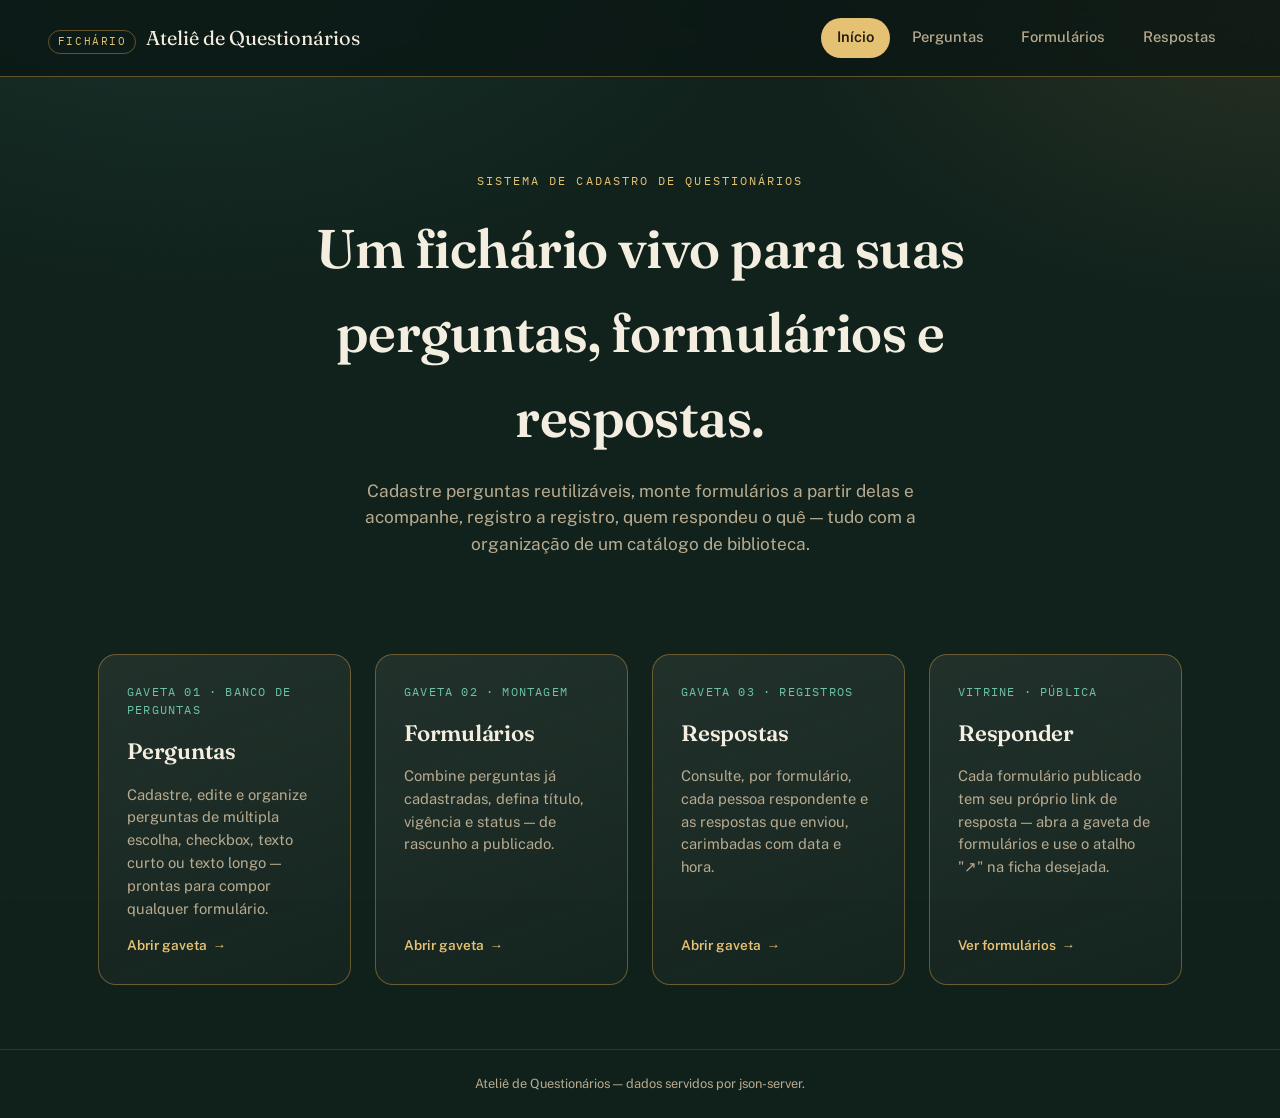
<file: HTML/index.html>
<!DOCTYPE html>
<html lang="pt-br">

<head>
    <meta charset="UTF-8">
    <meta name="viewport" content="width=device-width, initial-scale=1.0">
    <title>Ateliê de Questionários</title>
    <meta name="description"
        content="Sistema de cadastro e aplicação de questionários — banco de perguntas, montagem de formulários e coleta de respostas.">
    <link rel="stylesheet" href="../CSS/estilo.css">
</head>

<body>
    <a href="#conteudo-principal" class="pular-navegacao">Pular para o conteúdo principal</a>

    <div class="pagina">
        <header class="trilho-nav">
            <a href="index.html" class="trilho-nav__marca">
                <span class="trilho-nav__marca-selo">FICHÁRIO</span>
                <span class="trilho-nav__marca-titulo">Ateliê de Questionários</span>
            </a>
            <nav aria-label="Navegação principal">
                <ul class="trilho-nav__abas">
                    <li><a href="index.html" aria-current="page">Início</a></li>
                    <li><a href="perguntas.html">Perguntas</a></li>
                    <li><a href="formularios.html">Formulários</a></li>
                    <li><a href="respostas.html">Respostas</a></li>
                </ul>
            </nav>
        </header>

        <main id="conteudo-principal">
            <section class="hero">
                <span class="hero__eyebrow">Sistema de cadastro de questionários</span>
                <h1>Um fichário vivo para suas perguntas, formulários e respostas.</h1>
                <p>
                    Cadastre perguntas reutilizáveis, monte formulários a partir delas e acompanhe,
                    registro a registro, quem respondeu o quê — tudo com a organização de um
                    catálogo de biblioteca.
                </p>
            </section>

            <section aria-label="Áreas do sistema" class="grade-gavetas">
                <a class="gaveta" href="perguntas.html">
                    <span class="gaveta__numero">GAVETA 01 · BANCO DE PERGUNTAS</span>
                    <h2 class="gaveta__titulo">Perguntas</h2>
                    <p class="gaveta__texto">
                        Cadastre, edite e organize perguntas de múltipla escolha, checkbox, texto
                        curto ou texto longo — prontas para compor qualquer formulário.
                    </p>
                    <span class="gaveta__ir">Abrir gaveta <span aria-hidden="true">→</span></span>
                </a>

                <a class="gaveta" href="formularios.html">
                    <span class="gaveta__numero">GAVETA 02 · MONTAGEM</span>
                    <h2 class="gaveta__titulo">Formulários</h2>
                    <p class="gaveta__texto">
                        Combine perguntas já cadastradas, defina título, vigência e status —
                        de rascunho a publicado.
                    </p>
                    <span class="gaveta__ir">Abrir gaveta <span aria-hidden="true">→</span></span>
                </a>

                <a class="gaveta" href="respostas.html">
                    <span class="gaveta__numero">GAVETA 03 · REGISTROS</span>
                    <h2 class="gaveta__titulo">Respostas</h2>
                    <p class="gaveta__texto">
                        Consulte, por formulário, cada pessoa respondente e as respostas que
                        enviou, carimbadas com data e hora.
                    </p>
                    <span class="gaveta__ir">Abrir gaveta <span aria-hidden="true">→</span></span>
                </a>

                <a class="gaveta" href="formularios.html">
                    <span class="gaveta__numero">VITRINE · PÚBLICA</span>
                    <h2 class="gaveta__titulo">Responder</h2>
                    <p class="gaveta__texto">
                        Cada formulário publicado tem seu próprio link de resposta — abra a
                        gaveta de formulários e use o atalho "↗" na ficha desejada.
                    </p>
                    <span class="gaveta__ir">Ver formulários <span aria-hidden="true">→</span></span>
                </a>
            </section>
        </main>

        <footer class="rodape">
            Ateliê de Questionários — dados servidos por json-server.
        </footer>
    </div>
</body>

</html>
</file>
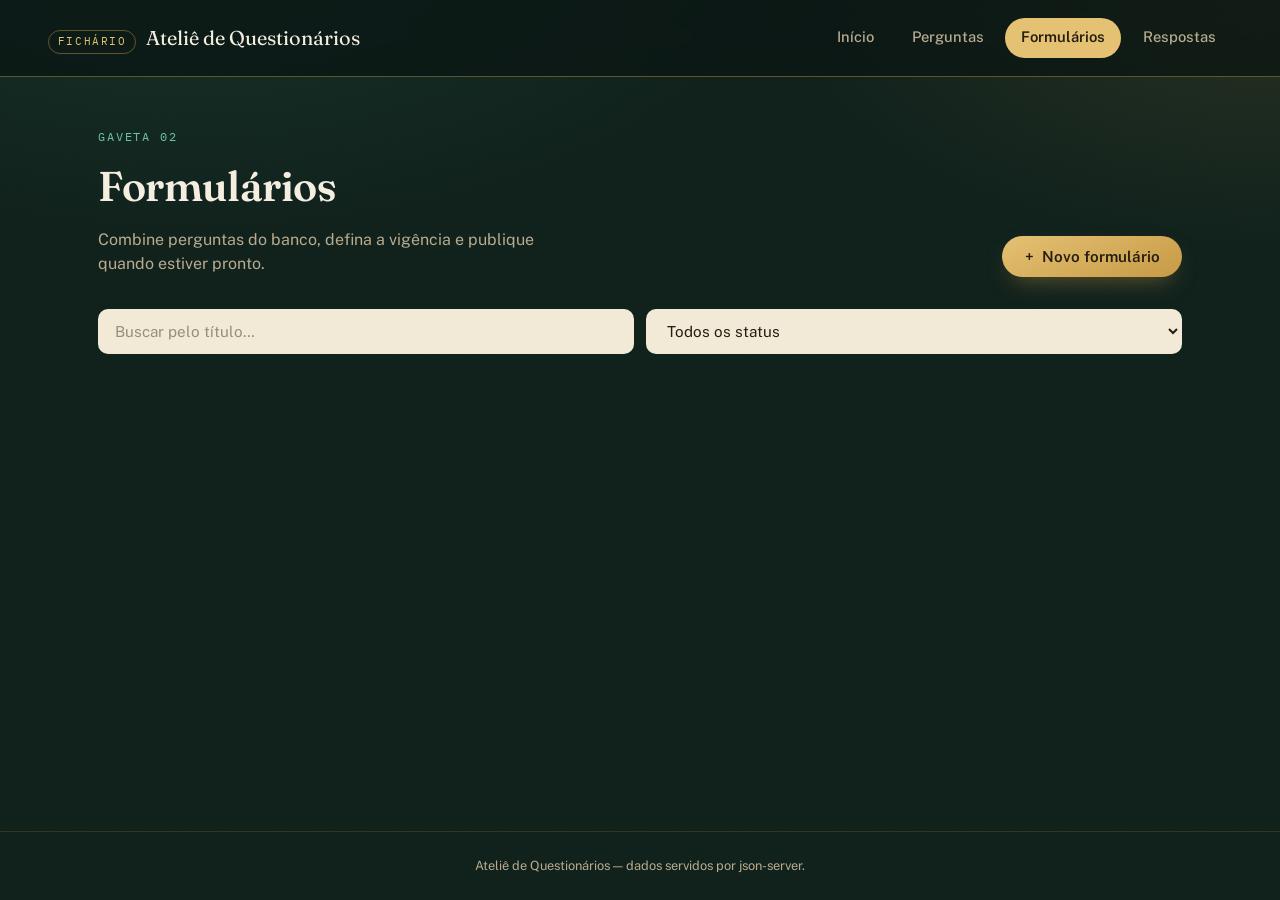
<file: HTML/formularios.html>
<!DOCTYPE html>
<html lang="pt-br">
<head>
  <meta charset="UTF-8">
  <meta name="viewport" content="width=device-width, initial-scale=1.0">
  <title>Formulários — Ateliê de Questionários</title>
  <meta name="description" content="Monte formulários a partir do banco de perguntas, defina vigência e status de publicação.">
  <link rel="stylesheet" href="../CSS/estilo.css">
</head>
<body>
  <a href="#conteudo-principal" class="pular-navegacao">Pular para o conteúdo principal</a>

  <div class="pagina">
    <header class="trilho-nav">
      <a href="index.html" class="trilho-nav__marca">
        <span class="trilho-nav__marca-selo">FICHÁRIO</span>
        <span class="trilho-nav__marca-titulo">Ateliê de Questionários</span>
      </a>
      <nav aria-label="Navegação principal">
        <ul class="trilho-nav__abas">
          <li><a href="index.html">Início</a></li>
          <li><a href="perguntas.html">Perguntas</a></li>
          <li><a href="formularios.html" aria-current="page">Formulários</a></li>
          <li><a href="respostas.html">Respostas</a></li>
        </ul>
      </nav>
    </header>

    <main id="conteudo-principal">
      <div class="cabecalho-secao">
        <div>
          <span class="cabecalho-secao__eyebrow">Gaveta 02</span>
          <h1>Formulários</h1>
          <p>Combine perguntas do banco, defina a vigência e publique quando estiver pronto.</p>
        </div>
        <button type="button" id="btn-novo-formulario" class="botao botao--primario">
          <span aria-hidden="true">+</span> Novo formulário
        </button>
      </div>

      <div class="barra-ferramentas">
        <label for="busca-formularios" class="sr-only">Buscar formulário pelo título</label>
        <input type="search" id="busca-formularios" name="busca-formularios" class="entrada" placeholder="Buscar pelo título…" autocomplete="off">

        <label for="filtro-formularios-status" class="sr-only">Filtrar por status</label>
        <select id="filtro-formularios-status" name="filtro-formularios-status" class="selecao">
          <option value="">Todos os status</option>
          <option value="rascunho">Rascunho</option>
          <option value="publicado">Publicado</option>
          <option value="encerrado">Encerrado</option>
        </select>
      </div>

      <!-- Container onde os cartões de formulário são renderizados dinamicamente por formularios.js -->
      <div id="lista-formularios" class="grade-fichas" aria-live="polite"></div>

      <div id="formularios-vazio" class="estado-vazio" hidden>
        <strong>Nenhum formulário encontrado</strong>
        <p>Ajuste a busca ou o filtro, ou monte um novo formulário.</p>
      </div>
    </main>

    <footer class="rodape">
      Ateliê de Questionários — dados servidos por json-server.
    </footer>
  </div>

  <!-- ==================== MODAL: CRIAR/EDITAR FORMULÁRIO ==================== -->
  <dialog id="modal-formulario" class="modal" aria-labelledby="modal-formulario-titulo">
    <form id="form-formulario" method="dialog" novalidate>
      <input type="hidden" id="formulario-id" name="formulario-id" value="">

      <div class="modal__cabecalho">
        <h2 class="modal__titulo" id="modal-formulario-titulo">Novo formulário</h2>
        <button type="button" id="btn-fechar-modal-formulario" class="modal__fechar" aria-label="Fechar formulário de montagem">✕</button>
      </div>

      <div class="modal__corpo">
        <div class="campo">
          <label class="campo__rotulo" for="formulario-titulo">
            Título <span class="campo__obrigatorio" aria-hidden="true">*</span>
          </label>
          <input type="text" id="formulario-titulo" name="formulario-titulo" class="entrada" required aria-required="true" placeholder="Ex.: Pesquisa de satisfação — Turma 7">
          <span class="campo__erro" id="erro-formulario-titulo"></span>
        </div>

        <div class="campo">
          <label class="campo__rotulo" for="formulario-descricao">Descrição</label>
          <textarea id="formulario-descricao" name="formulario-descricao" class="area-texto" rows="2" placeholder="Ex.: Avalie sua experiência com o nosso curso."></textarea>
          <span class="campo__ajuda">Campo opcional.</span>
        </div>

        <div class="campo">
          <label class="campo__rotulo" for="formulario-status-select">Status</label>
          <select id="formulario-status-select" name="formulario-status" class="selecao">
            <option value="rascunho">Rascunho — pode ser editado livremente</option>
            <option value="publicado">Publicado — visível na tela pública</option>
            <option value="encerrado">Encerrado — não recebe novas respostas</option>
          </select>
        </div>

        <fieldset class="campo-grupo">
          <legend>Vigência <span class="campo__ajuda">(opcional)</span></legend>
          <div class="campo">
            <label class="campo__rotulo" for="formulario-data-inicio">Início</label>
            <input type="date" id="formulario-data-inicio" name="formulario-data-inicio" class="entrada">
          </div>
          <div class="campo campo--sem-margem">
            <label class="campo__rotulo" for="formulario-data-fim">Fim</label>
            <input type="date" id="formulario-data-fim" name="formulario-data-fim" class="entrada">
          </div>
        </fieldset>

        <fieldset class="campo-grupo">
          <legend>Perguntas do banco <span class="campo__obrigatorio" aria-hidden="true">*</span> <span class="campo__ajuda">(selecione ao menos 1)</span></legend>

          <label for="busca-perguntas-disponiveis" class="sr-only">Buscar pergunta para adicionar ao formulário</label>
          <input type="search" id="busca-perguntas-disponiveis" name="busca-perguntas-disponiveis" class="entrada campo--espacado" placeholder="Buscar no banco de perguntas…" autocomplete="off">

          <!-- Cada opção representa uma pergunta do banco; formularios.js preenche isto a partir de /perguntas -->
          <div id="formulario-perguntas-disponiveis" class="selecionavel" role="group" aria-label="Perguntas disponíveis para seleção"></div>
          <span class="campo__erro" id="erro-formulario-perguntas"></span>
        </fieldset>
      </div>

      <div class="modal__rodape">
        <button type="button" id="btn-cancelar-formulario" class="botao botao--secundario">Cancelar</button>
        <button type="submit" id="btn-salvar-formulario" class="botao botao--primario">Salvar formulário</button>
      </div>
    </form>
  </dialog>

  <!-- ==================== MODAL: CONFIRMAR EXCLUSÃO / ENCERRAMENTO ==================== -->
  <dialog id="modal-confirmar-exclusao-formulario" class="modal" aria-labelledby="modal-exclusao-formulario-titulo">
    <div class="modal__cabecalho">
      <h2 class="modal__titulo" id="modal-exclusao-formulario-titulo">Excluir ou encerrar formulário?</h2>
      <button type="button" id="btn-fechar-modal-exclusao-formulario" class="modal__fechar" aria-label="Fechar confirmação">✕</button>
    </div>
    <div class="modal__corpo">
      <p id="texto-confirmar-exclusao-formulario">Formulários com respostas vinculadas não podem ser excluídos fisicamente — apenas encerrados, preservando o histórico de respostas.</p>
    </div>
    <div class="modal__rodape">
      <button type="button" id="btn-cancelar-exclusao-formulario" class="botao botao--secundario">Cancelar</button>
      <button type="button" id="btn-confirmar-exclusao-formulario" class="botao botao--perigo">Confirmar</button>
    </div>
  </dialog>

  <!-- ==================== MODAL: CONFIRMAR CRIAÇÃO/EDIÇÃO ==================== -->
  <dialog id="modal-confirmar-salvar-formulario" class="modal" aria-labelledby="modal-confirmar-salvar-formulario-titulo">
    <div class="modal__cabecalho">
      <h2 class="modal__titulo" id="modal-confirmar-salvar-formulario-titulo">Confirmar</h2>
      <button type="button" id="btn-fechar-modal-confirmar-salvar-formulario" class="modal__fechar" aria-label="Fechar confirmação">✕</button>
    </div>
    <div class="modal__corpo">
      <p id="texto-confirmar-salvar-formulario"></p>
    </div>
    <div class="modal__rodape">
      <button type="button" id="btn-cancelar-salvar-formulario" class="botao botao--secundario">Voltar e revisar</button>
      <button type="button" id="btn-confirmar-salvar-formulario" class="botao botao--primario">Confirmar</button>
    </div>
  </dialog>

  <script src="../JS/utils.js"></script>
  <script src="../JS/formularios.js"></script>
</body>
</html>
</file>
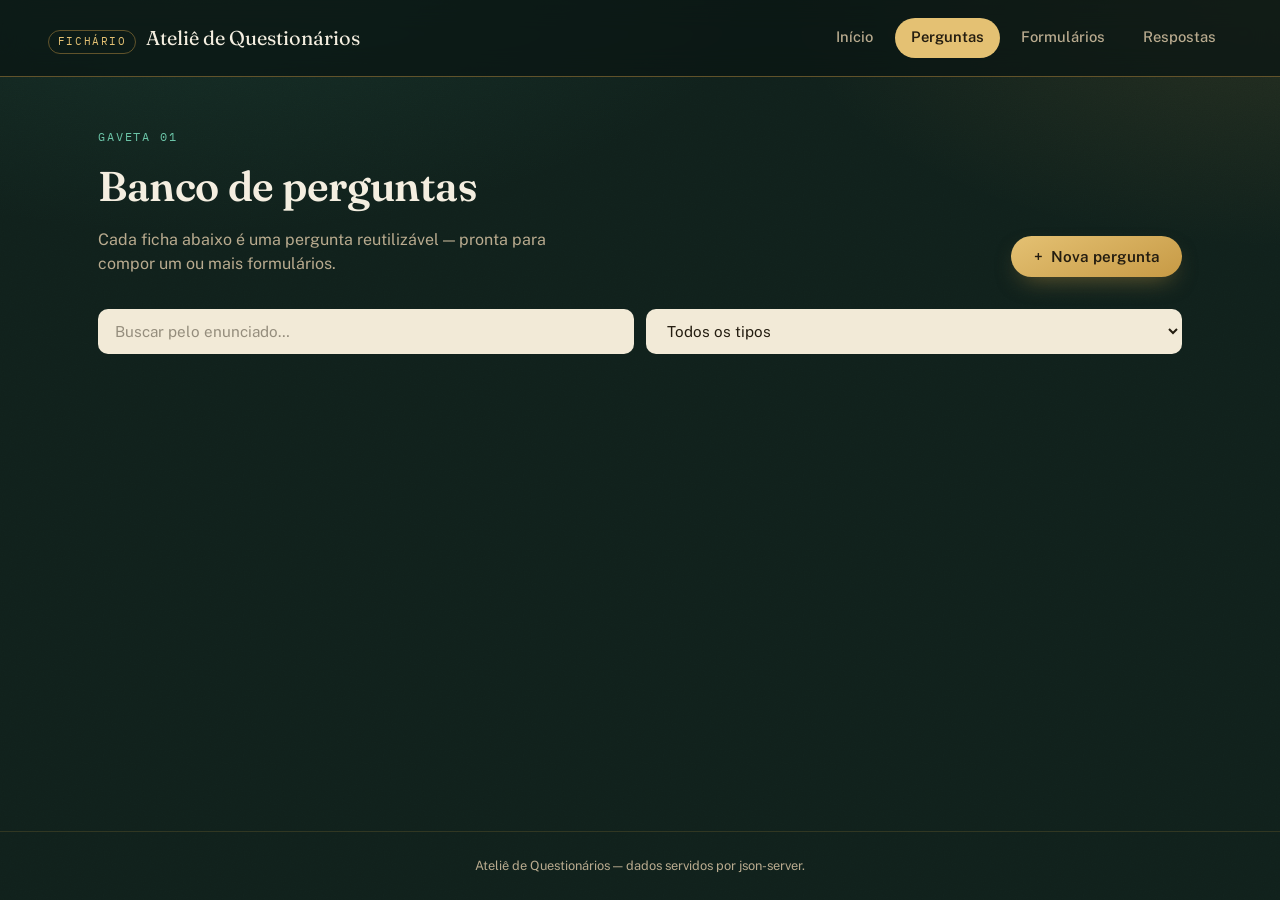
<file: HTML/perguntas.html>
<!DOCTYPE html>
<html lang="pt-br">
<head>
  <meta charset="UTF-8">
  <meta name="viewport" content="width=device-width, initial-scale=1.0">
  <title>Banco de Perguntas — Ateliê de Questionários</title>
  <meta name="description" content="Cadastre, edite e organize as perguntas reutilizáveis do sistema de questionários.">
  <link rel="stylesheet" href="../CSS/estilo.css">
</head>
<body>
  <a href="#conteudo-principal" class="pular-navegacao">Pular para o conteúdo principal</a>

  <div class="pagina">
    <header class="trilho-nav">
      <a href="index.html" class="trilho-nav__marca">
        <span class="trilho-nav__marca-selo">FICHÁRIO</span>
        <span class="trilho-nav__marca-titulo">Ateliê de Questionários</span>
      </a>
      <nav aria-label="Navegação principal">
        <ul class="trilho-nav__abas">
          <li><a href="index.html">Início</a></li>
          <li><a href="perguntas.html" aria-current="page">Perguntas</a></li>
          <li><a href="formularios.html">Formulários</a></li>
          <li><a href="respostas.html">Respostas</a></li>
        </ul>
      </nav>
    </header>

    <main id="conteudo-principal">
      <div class="cabecalho-secao">
        <div>
          <span class="cabecalho-secao__eyebrow">Gaveta 01</span>
          <h1>Banco de perguntas</h1>
          <p>Cada ficha abaixo é uma pergunta reutilizável — pronta para compor um ou mais formulários.</p>
        </div>
        <button type="button" id="btn-nova-pergunta" class="botao botao--primario">
          <span aria-hidden="true">+</span> Nova pergunta
        </button>
      </div>

      <div class="barra-ferramentas">
        <label for="busca-perguntas" class="sr-only">Buscar pergunta pelo enunciado</label>
        <input type="search" id="busca-perguntas" name="busca-perguntas" class="entrada" placeholder="Buscar pelo enunciado…" autocomplete="off">

        <label for="filtro-perguntas-tipo" class="sr-only">Filtrar por tipo</label>
        <select id="filtro-perguntas-tipo" name="filtro-perguntas-tipo" class="selecao">
          <option value="">Todos os tipos</option>
          <option value="multipla_escolha">Múltipla escolha</option>
          <option value="checkbox">Checkbox</option>
          <option value="texto_curto">Texto curto</option>
          <option value="texto_longo">Texto longo</option>
        </select>
      </div>

      <!-- Container onde os cartões de pergunta (.ficha) são renderizados dinamicamente por perguntas.js -->
      <div id="lista-perguntas" class="grade-fichas" aria-live="polite"></div>

      <!-- Estado vazio: exiba trocando o "hidden" quando a lista filtrada não tiver itens -->
      <div id="perguntas-vazio" class="estado-vazio" hidden>
        <strong>Nenhuma ficha encontrada</strong>
        <p>Ajuste a busca ou o filtro, ou cadastre uma nova pergunta.</p>
      </div>
    </main>

    <footer class="rodape">
      Ateliê de Questionários — dados servidos por json-server.
    </footer>
  </div>

  <!-- ==================== MODAL: CRIAR/EDITAR PERGUNTA ==================== -->
  <dialog id="modal-pergunta" class="modal" aria-labelledby="modal-pergunta-titulo">
    <form id="form-pergunta" method="dialog" novalidate>
      <input type="hidden" id="pergunta-id" name="pergunta-id" value="">

      <div class="modal__cabecalho">
        <h2 class="modal__titulo" id="modal-pergunta-titulo">Nova pergunta</h2>
        <button type="button" id="btn-fechar-modal-pergunta" class="modal__fechar" aria-label="Fechar formulário de pergunta">✕</button>
      </div>

      <div class="modal__corpo">
        <div class="campo">
          <label class="campo__rotulo" for="pergunta-enunciado">
            Enunciado <span class="campo__obrigatorio" aria-hidden="true">*</span>
          </label>
          <textarea id="pergunta-enunciado" name="pergunta-enunciado" class="area-texto" rows="2" required aria-required="true" placeholder="Ex.: Qual sua linguagem de programação favorita?"></textarea>
          <span class="campo__erro" id="erro-pergunta-enunciado"></span>
        </div>

        <div class="campo">
          <label class="campo__rotulo" for="pergunta-tipo-select">
            Tipo de pergunta <span class="campo__obrigatorio" aria-hidden="true">*</span>
          </label>
          <select id="pergunta-tipo-select" name="pergunta-tipo" class="selecao" required aria-required="true">
            <option value="" disabled selected>Selecione um tipo…</option>
            <option value="multipla_escolha">Múltipla escolha (uma resposta)</option>
            <option value="checkbox">Checkbox (múltiplas respostas)</option>
            <option value="texto_curto">Texto curto (até 200 caracteres)</option>
            <option value="texto_longo">Texto longo (sem limite)</option>
          </select>
          <span class="campo__ajuda">Múltipla escolha e checkbox exigem alternativas cadastradas abaixo.</span>
        </div>

        <!-- Exiba/oculte este bloco via JS conforme o tipo selecionado acima -->
        <fieldset class="campo-grupo" id="pergunta-alternativas-container">
          <legend>Alternativas <span class="campo__ajuda">(múltipla escolha: 2–10 · checkbox: 3–15, sem repetição)</span></legend>

          <div id="pergunta-alternativas-lista">
            <div class="campo campo--alternativa" data-alternativa-index="0">
              <input type="text" class="entrada alternativa-input" name="pergunta-alternativa[]" placeholder="Ex.: JavaScript" aria-label="Alternativa 1">
              <button type="button" class="botao botao--fantasma btn-remover-alternativa" aria-label="Remover esta alternativa">✕</button>
            </div>
            <div class="campo campo--alternativa" data-alternativa-index="1">
              <input type="text" class="entrada alternativa-input" name="pergunta-alternativa[]" placeholder="Ex.: Python" aria-label="Alternativa 2">
              <button type="button" class="botao botao--fantasma btn-remover-alternativa" aria-label="Remover esta alternativa">✕</button>
            </div>
          </div>

          <button type="button" id="btn-add-alternativa" class="botao botao--secundario botao--pequeno">
            <span aria-hidden="true">+</span> Adicionar alternativa
          </button>
          <span class="campo__erro" id="erro-pergunta-alternativas"></span>
        </fieldset>

        <div class="opcao opcao--rasa">
          <input type="checkbox" id="pergunta-obrigatoria" name="pergunta-obrigatoria">
          <label class="opcao__texto" for="pergunta-obrigatoria">Esta pergunta é obrigatória ao responder</label>
        </div>
      </div>

      <div class="modal__rodape">
        <button type="button" id="btn-cancelar-pergunta" class="botao botao--secundario">Cancelar</button>
        <button type="submit" id="btn-salvar-pergunta" class="botao botao--primario">Salvar pergunta</button>
      </div>
    </form>
  </dialog>

  <!-- ==================== MODAL: CONFIRMAR EXCLUSÃO ==================== -->
  <dialog id="modal-confirmar-exclusao-pergunta" class="modal" aria-labelledby="modal-exclusao-titulo">
    <div class="modal__cabecalho">
      <h2 class="modal__titulo" id="modal-exclusao-titulo">Excluir pergunta?</h2>
      <button type="button" id="btn-fechar-modal-exclusao-pergunta" class="modal__fechar" aria-label="Fechar confirmação">✕</button>
    </div>
    <div class="modal__corpo">
      <p>Se esta pergunta já tiver respostas vinculadas em algum formulário, a exclusão física deve ser bloqueada — oriente o usuário a manter o histórico.</p>
    </div>
    <div class="modal__rodape">
      <button type="button" id="btn-cancelar-exclusao-pergunta" class="botao botao--secundario">Cancelar</button>
      <button type="button" id="btn-confirmar-exclusao-pergunta" class="botao botao--perigo">Excluir definitivamente</button>
    </div>
  </dialog>

  <!-- ==================== MODAL: CONFIRMAR CRIAÇÃO/EDIÇÃO ==================== -->
  <dialog id="modal-confirmar-salvar-pergunta" class="modal" aria-labelledby="modal-confirmar-salvar-pergunta-titulo">
    <div class="modal__cabecalho">
      <h2 class="modal__titulo" id="modal-confirmar-salvar-pergunta-titulo">Confirmar</h2>
      <button type="button" id="btn-fechar-modal-confirmar-salvar-pergunta" class="modal__fechar" aria-label="Fechar confirmação">✕</button>
    </div>
    <div class="modal__corpo">
      <p id="texto-confirmar-salvar-pergunta"></p>
    </div>
    <div class="modal__rodape">
      <button type="button" id="btn-cancelar-salvar-pergunta" class="botao botao--secundario">Voltar e revisar</button>
      <button type="button" id="btn-confirmar-salvar-pergunta" class="botao botao--primario">Confirmar</button>
    </div>
  </dialog>
  <script src="../JS/utils.js"></script>
  <script src="../JS/perguntas.js"></script>
</body>
</html>
</file>
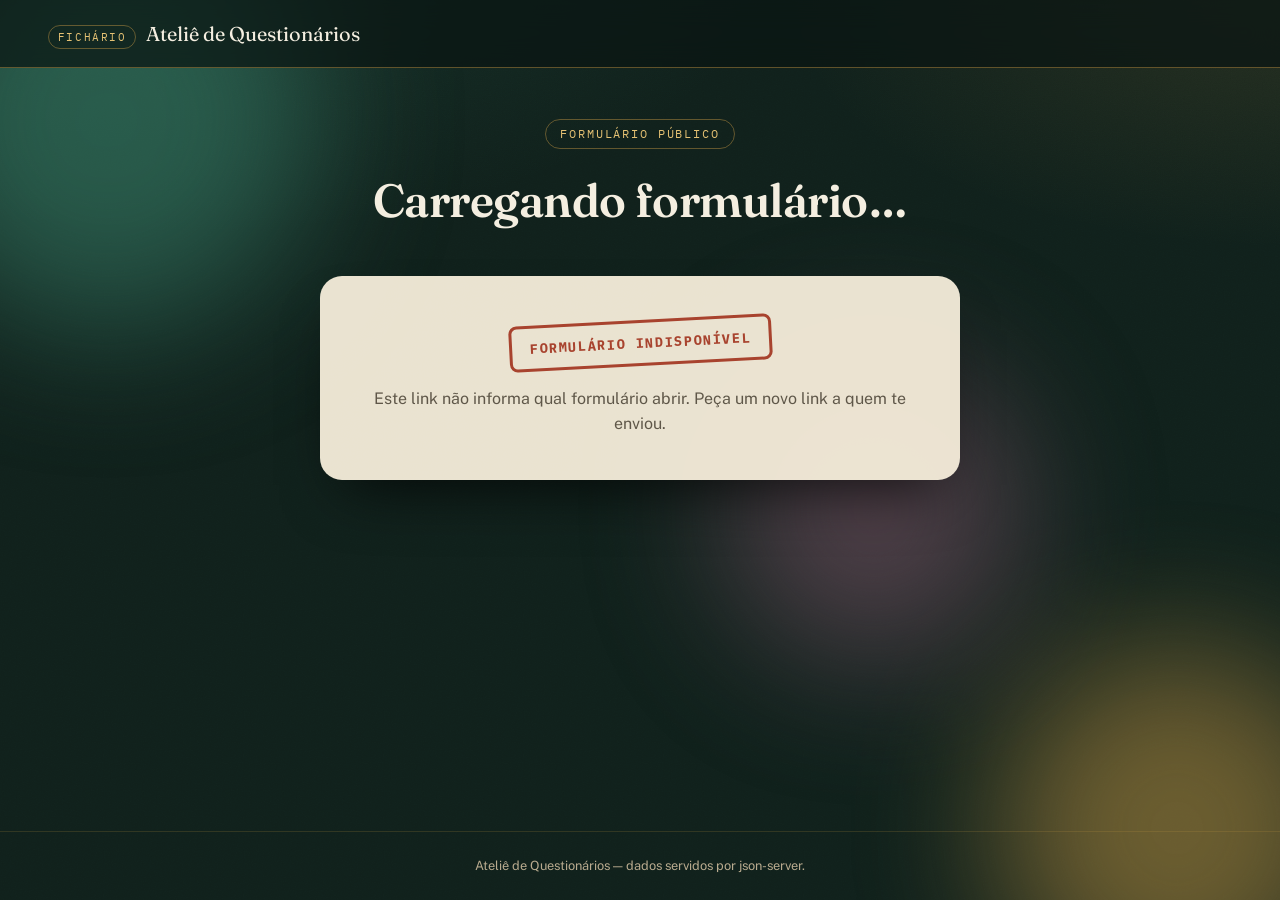
<file: HTML/responder.html>
<!DOCTYPE html>
<html lang="pt-br">
<head>
  <meta charset="UTF-8">
  <meta name="viewport" content="width=device-width, initial-scale=1.0">
  <title>Responder formulário — Ateliê de Questionários</title>
  <meta name="description" content="Responda ao formulário: informe seu nome, e-mail e as respostas de cada pergunta.">
  <link rel="stylesheet" href="../CSS/estilo.css">
</head>
<body>
  <a href="#conteudo-principal" class="pular-navegacao">Pular para o conteúdo principal</a>

  <div class="pagina vitrine">
    <!-- Atmosfera decorativa: manchas de gradiente flutuantes, puramente visuais -->
    <div class="vitrine__atmosfera" aria-hidden="true">
      <span class="vitrine__mancha vitrine__mancha--1"></span>
      <span class="vitrine__mancha vitrine__mancha--2"></span>
      <span class="vitrine__mancha vitrine__mancha--3"></span>
    </div>

    <header class="trilho-nav">
      <a href="index.html" class="trilho-nav__marca">
        <span class="trilho-nav__marca-selo">FICHÁRIO</span>
        <span class="trilho-nav__marca-titulo">Ateliê de Questionários</span>
      </a>
    </header>

    <main id="conteudo-principal">
      <div class="vitrine__cabecalho">
        <span class="vitrine__eyebrow" id="formulario-eyebrow">Formulário público</span>
        <h1 class="vitrine__titulo" id="formulario-titulo-exibicao">Carregando formulário…</h1>
        <p class="vitrine__descricao" id="formulario-descricao-exibicao"></p>
      </div>

      <!-- Estado de indisponibilidade: exibido quando o link é inválido, o formulário não
           está publicado, ou a data atual está fora de dataInicio–dataFim -->
      <div id="alerta-formulario-indisponivel" class="vitrine__cartao vitrine__cartao--centralizado" hidden>
        <span class="carimbo-indisponivel">Formulário indisponível</span>
        <p id="texto-formulario-indisponivel">
          Este formulário foi encerrado ou ainda não está disponível para respostas.
          Fale com quem enviou o link para mais informações.
        </p>
      </div>

      <div class="vitrine__cartao" id="cartao-formulario-resposta">

        <!-- Resumo de erros de validação — foque o primeiro campo inválido ao exibir -->
        <div id="alerta-erro-obrigatorias" class="alerta alerta--erro" role="alert" hidden>
          <span aria-hidden="true">⚠</span>
          <div>
            <strong id="titulo-erro-obrigatorias">Faltam respostas obrigatórias</strong>
            <ul id="lista-erros-obrigatorias"></ul>
          </div>
        </div>

        <!-- Confirmação de envio — exiba no lugar do formulário após o sucesso -->
        <div id="alerta-envio-sucesso" class="alerta alerta--info" role="status" hidden>
          <span aria-hidden="true">✓</span>
          <div><strong>Resposta enviada!</strong> Obrigado por participar.</div>
        </div>

        <form id="form-resposta" novalidate>
          <fieldset class="campo-grupo">
            <legend>Seus dados</legend>

            <div class="campo">
              <label class="campo__rotulo" for="respondente-nome">
                Nome <span class="campo__obrigatorio" aria-hidden="true">*</span>
              </label>
              <input type="text" id="respondente-nome" name="respondente-nome" class="entrada" required aria-required="true" autocomplete="name" placeholder="Seu nome completo">
              <span class="campo__erro" id="erro-respondente-nome"></span>
            </div>

            <div class="campo campo--sem-margem">
              <label class="campo__rotulo" for="respondente-email">
                E-mail <span class="campo__obrigatorio" aria-hidden="true">*</span>
              </label>
              <input type="email" id="respondente-email" name="respondente-email" class="entrada" required aria-required="true" autocomplete="email" spellcheck="false" inputmode="email" placeholder="voce@email.com">
              <span class="campo__ajuda">Usado apenas para impedir respostas duplicadas neste formulário.</span>
              <span class="campo__erro" id="erro-respondente-email"></span>
            </div>
          </fieldset>

          <!-- Container onde cada pergunta do formulário é renderizada, uma por tipo, por responder.js -->
          <div id="perguntas-resposta-container"></div>

          <div class="selo-envio">
            <button type="submit" id="btn-enviar-resposta" class="botao botao--primario">Enviar resposta</button>
          </div>
        </form>
      </div>
    </main>

    <footer class="rodape">
      Ateliê de Questionários — dados servidos por json-server.
    </footer>
  </div>

  <script src="../JS/utils.js"></script>
  <script src="../JS/responder.js"></script>
</body>
</html>
</file>
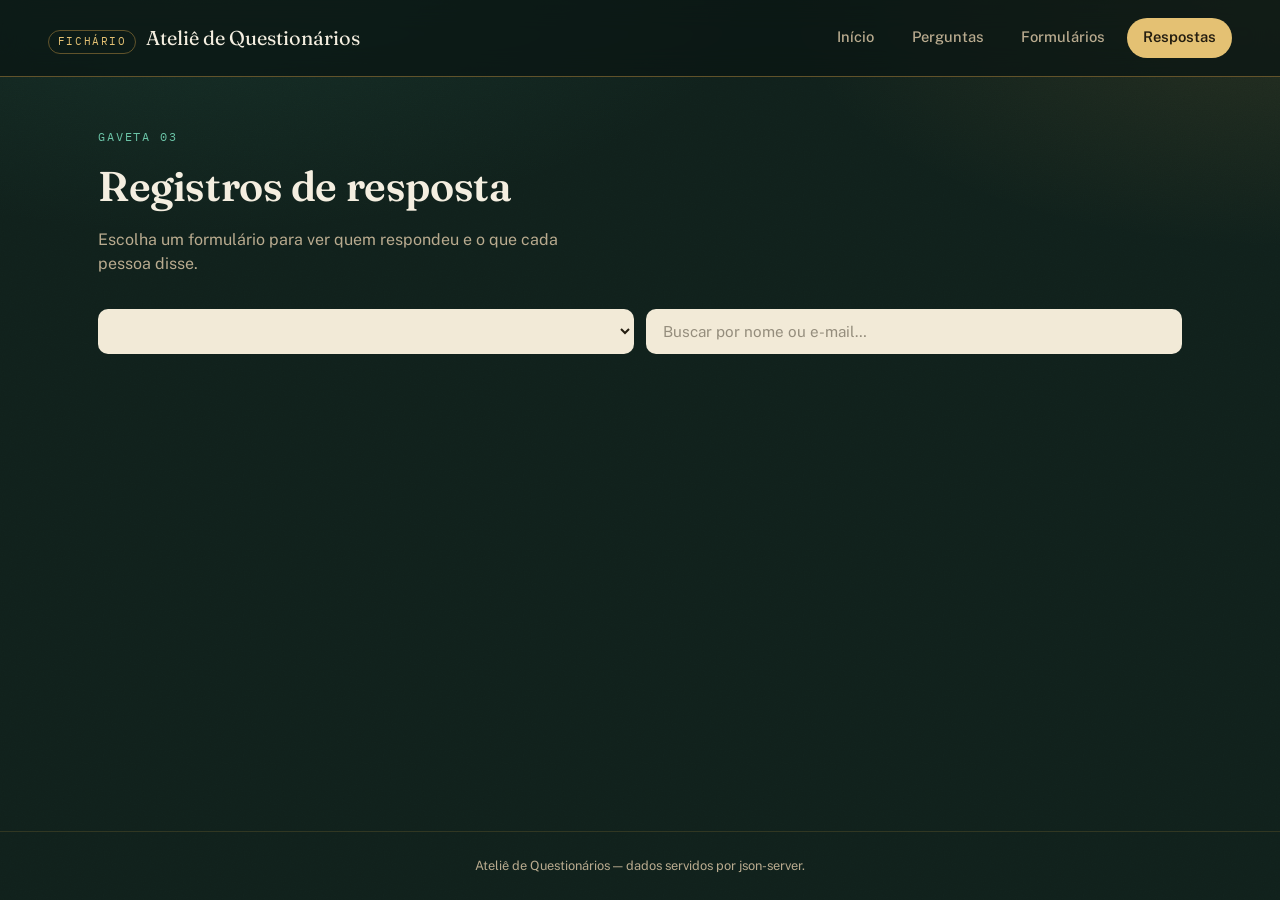
<file: HTML/respostas.html>
<!DOCTYPE html>
<html lang="pt-br">
<head>
  <meta charset="UTF-8">
  <meta name="viewport" content="width=device-width, initial-scale=1.0">
  <title>Respostas — Ateliê de Questionários</title>
  <meta name="description" content="Consulte as respostas recebidas por formulário: nome, e-mail, data de envio e cada resposta dada.">
  <link rel="stylesheet" href="../CSS/estilo.css">
</head>
<body>
  <a href="#conteudo-principal" class="pular-navegacao">Pular para o conteúdo principal</a>

  <div class="pagina">
    <header class="trilho-nav">
      <a href="index.html" class="trilho-nav__marca">
        <span class="trilho-nav__marca-selo">FICHÁRIO</span>
        <span class="trilho-nav__marca-titulo">Ateliê de Questionários</span>
      </a>
      <nav aria-label="Navegação principal">
        <ul class="trilho-nav__abas">
          <li><a href="index.html">Início</a></li>
          <li><a href="perguntas.html">Perguntas</a></li>
          <li><a href="formularios.html">Formulários</a></li>
          <li><a href="respostas.html" aria-current="page">Respostas</a></li>
        </ul>
      </nav>
    </header>

    <main id="conteudo-principal">
      <div class="cabecalho-secao">
        <div>
          <span class="cabecalho-secao__eyebrow">Gaveta 03</span>
          <h1>Registros de resposta</h1>
          <p>Escolha um formulário para ver quem respondeu e o que cada pessoa disse.</p>
        </div>
      </div>

      <div class="barra-ferramentas">
        <label for="select-formulario-respostas" class="sr-only">Selecionar formulário</label>
        <!-- As opções são preenchidas dinamicamente por respostas.js a partir de /formularios -->
        <select id="select-formulario-respostas" name="select-formulario-respostas" class="selecao"></select>

        <label for="busca-respostas" class="sr-only">Buscar por nome ou e-mail</label>
        <input type="search" id="busca-respostas" name="busca-respostas" class="entrada" placeholder="Buscar por nome ou e-mail…" autocomplete="off">
      </div>

      <p id="respostas-resumo" class="campo__ajuda"></p>

      <!-- Container onde os registros (.registro) são renderizados dinamicamente por respostas.js -->
      <div id="lista-respostas" aria-live="polite"></div>

      <div id="respostas-vazio" class="estado-vazio" hidden>
        <strong>Nenhuma resposta ainda</strong>
        <p>Assim que alguém responder a este formulário, os registros aparecem aqui.</p>
      </div>
    </main>

    <footer class="rodape">
      Ateliê de Questionários — dados servidos por json-server.
    </footer>
  </div>

  <script src="../JS/utils.js"></script>
  <script src="../JS/respostas.js"></script>
</body>
</html>
</file>
<file: CSS/estilo.css>
/* ==========================================================================
   ATELIÊ DE QUESTIONÁRIOS — folha de estilos compartilhada
   Conceito: fichário de biblioteca. Cada pergunta é uma "ficha de catálogo";
   cada formulário é uma "gaveta"; respostas são "registros" carimbados.
   ========================================================================== */

@import url('https://fonts.googleapis.com/css2?family=Fraunces:opsz,wght@9..144,400;9..144,500;9..144,600;9..144,700&family=Public+Sans:wght@400;500;600;700&family=IBM+Plex+Mono:wght@400;500&display=swap');

/* --------------------------------------------------------------------------
   1. TOKENS
   -------------------------------------------------------------------------- */
:root {
  /* cor — fundo tinta e superfícies de papel */
  --tinta: #10201b;
  --tinta-profunda: #0a1512;
  --tinta-suave: #172b24;
  --pergaminho: #f2ead7;
  --pergaminho-sombra: #e4d6b4;
  --pergaminho-texto: #241d10;

  /* cor — acentos */
  --latao: #c79a45;
  --latao-claro: #e4c173;
  --jade: #3f8f76;
  --jade-claro: #6bc4a7;
  --ameixa: #8c5d74;
  --ameixa-clara: #b988a2;
  --selo: #a8432e;
  --selo-claro: #cf6a4c;

  /* texto sobre tinta */
  --texto-claro: #f4eee0;
  --texto-esmaecido: #b9ab8f;

  /* linhas e sombras */
  --linha-latao: rgba(199, 154, 69, 0.45);
  --sombra-ficha: 0 18px 40px -22px rgba(0, 0, 0, 0.65), 0 2px 0 rgba(0, 0, 0, 0.15);
  --sombra-alta: 0 30px 60px -25px rgba(0, 0, 0, 0.75);

  /* forma */
  --raio-ficha: 6px 14px 14px 6px;
  --raio-botao: 999px;
  --raio-campo: 10px;

  /* tipografia */
  --fonte-display: 'Fraunces', 'Iowan Old Style', serif;
  --fonte-corpo: 'Public Sans', 'Segoe UI', sans-serif;
  --fonte-mono: 'IBM Plex Mono', 'Consolas', monospace;

  /* movimento */
  --duracao-rapida: 160ms;
  --duracao-media: 320ms;
  --easing: cubic-bezier(0.22, 0.61, 0.36, 1);
}

@media (prefers-reduced-motion: reduce) {
  *, *::before, *::after {
    animation-duration: 0.01ms !important;
    animation-iteration-count: 1 !important;
    transition-duration: 0.01ms !important;
    scroll-behavior: auto !important;
  }
}

/* --------------------------------------------------------------------------
   2. RESET & BASE
   -------------------------------------------------------------------------- */
*, *::before, *::after { box-sizing: border-box; }

html {
  scroll-behavior: smooth;
}

body {
  margin: 0;
  min-height: 100vh;
  font-family: var(--fonte-corpo);
  color: var(--texto-claro);
  background:
    radial-gradient(ellipse 80% 60% at 15% -10%, rgba(63, 143, 118, 0.16), transparent 60%),
    radial-gradient(ellipse 70% 50% at 100% 0%, rgba(199, 154, 69, 0.12), transparent 55%),
    var(--tinta);
  position: relative;
  line-height: 1.55;
}

/* textura de papel/grão sutil sobre toda a página */
body::before {
  content: "";
  position: fixed;
  inset: 0;
  pointer-events: none;
  z-index: 0;
  opacity: 0.5;
  mix-blend-mode: overlay;
  background-image: url("data:image/svg+xml;utf8,<svg xmlns='http://www.w3.org/2000/svg' width='140' height='140'><filter id='n'><feTurbulence type='fractalNoise' baseFrequency='0.85' numOctaves='2' stitchTiles='stitch'/><feColorMatrix type='saturate' values='0'/></filter><rect width='100%25' height='100%25' filter='url(%23n)' opacity='0.35'/></svg>");
}

img { max-width: 100%; display: block; }

/* garante que o atributo hidden sempre vença, mesmo em elementos com display: flex/grid próprio */
[hidden] { display: none !important; }

a { color: inherit; }

h1, h2, h3, h4 {
  font-family: var(--fonte-display);
  font-weight: 600;
  margin: 0;
  letter-spacing: -0.01em;
}

p { margin: 0; }

button { font-family: inherit; }

/* foco visível consistente em toda a aplicação */
:focus-visible {
  outline: 2.5px solid var(--latao-claro);
  outline-offset: 3px;
  border-radius: 4px;
}
a:focus-visible, button:focus-visible, input:focus-visible,
select:focus-visible, textarea:focus-visible, summary:focus-visible {
  outline: 2.5px solid var(--latao-claro);
  outline-offset: 3px;
}

/* visível apenas para leitores de tela */
.sr-only {
  position: absolute;
  width: 1px; height: 1px;
  padding: 0; margin: -1px;
  overflow: hidden;
  clip: rect(0, 0, 0, 0);
  white-space: nowrap;
  border: 0;
}

/* link de pular navegação */
.pular-navegacao {
  position: absolute;
  left: -9999px;
  top: 0;
  z-index: 999;
  background: var(--latao-claro);
  color: var(--pergaminho-texto);
  padding: 0.75rem 1.25rem;
  border-radius: 0 0 var(--raio-campo) 0;
  font-weight: 600;
  text-decoration: none;
}
.pular-navegacao:focus {
  left: 0;
}

/* --------------------------------------------------------------------------
   3. LAYOUT — trilho de navegação e estrutura
   -------------------------------------------------------------------------- */
.pagina {
  position: relative;
  z-index: 1;
  min-height: 100vh;
  display: flex;
  flex-direction: column;
}

.trilho-nav {
  position: sticky;
  top: 0;
  z-index: 50;
  display: flex;
  align-items: center;
  justify-content: space-between;
  gap: 1.5rem;
  padding: 1.1rem clamp(1.25rem, 4vw, 3rem);
  background: rgba(10, 21, 18, 0.72);
  backdrop-filter: blur(14px);
  -webkit-backdrop-filter: blur(14px);
  border-bottom: 1px solid var(--linha-latao);
}

.trilho-nav__marca {
  display: flex;
  align-items: baseline;
  gap: 0.6rem;
  text-decoration: none;
}
.trilho-nav__marca-selo {
  font-family: var(--fonte-mono);
  font-size: 0.7rem;
  letter-spacing: 0.14em;
  color: var(--latao-claro);
  border: 1px solid var(--linha-latao);
  border-radius: 999px;
  padding: 0.15rem 0.55rem;
}
.trilho-nav__marca-titulo {
  font-family: var(--fonte-display);
  font-size: 1.25rem;
  color: var(--texto-claro);
}

.trilho-nav__abas {
  display: flex;
  gap: 0.35rem;
  list-style: none;
  margin: 0;
  padding: 0;
}
.trilho-nav__abas a {
  display: inline-block;
  padding: 0.55rem 1rem;
  border-radius: var(--raio-botao);
  text-decoration: none;
  font-size: 0.92rem;
  font-weight: 500;
  color: var(--texto-esmaecido);
  transition: background var(--duracao-rapida) var(--easing), color var(--duracao-rapida) var(--easing);
}
.trilho-nav__abas a:hover {
  color: var(--texto-claro);
  background: rgba(199, 154, 69, 0.14);
}
.trilho-nav__abas a[aria-current="page"] {
  color: var(--pergaminho-texto);
  background: var(--latao-claro);
  font-weight: 600;
}

main {
  flex: 1;
  padding: clamp(1.75rem, 4vw, 3.5rem) clamp(1.25rem, 4vw, 3rem) 4rem;
  max-width: 1180px;
  width: 100%;
  margin: 0 auto;
}

.rodape {
  text-align: center;
  padding: 1.5rem;
  font-size: 0.8rem;
  color: var(--texto-esmaecido);
  border-top: 1px solid rgba(199, 154, 69, 0.18);
}

/* cabeçalho de seção dentro da página */
.cabecalho-secao {
  display: flex;
  flex-wrap: wrap;
  align-items: flex-end;
  justify-content: space-between;
  gap: 1.25rem;
  margin-bottom: 2rem;
}
.cabecalho-secao__eyebrow {
  display: block;
  font-family: var(--fonte-mono);
  font-size: 0.72rem;
  letter-spacing: 0.16em;
  text-transform: uppercase;
  color: var(--jade-claro);
  margin-bottom: 0.5rem;
}
.cabecalho-secao h1 {
  font-size: clamp(1.9rem, 3.4vw, 2.6rem);
  color: var(--texto-claro);
}
.cabecalho-secao p {
  color: var(--texto-esmaecido);
  max-width: 46ch;
  margin-top: 0.6rem;
}

/* --------------------------------------------------------------------------
   4. BOTÕES
   -------------------------------------------------------------------------- */
.botao {
  --cor-base: var(--latao);
  display: inline-flex;
  align-items: center;
  gap: 0.5rem;
  justify-content: center;
  border: none;
  cursor: pointer;
  font-weight: 600;
  font-size: 0.95rem;
  padding: 0.75rem 1.4rem;
  border-radius: var(--raio-botao);
  text-decoration: none;
  transition: transform var(--duracao-rapida) var(--easing),
              box-shadow var(--duracao-rapida) var(--easing),
              background var(--duracao-rapida) var(--easing);
  touch-action: manipulation;
}
.botao:active { transform: translateY(1px); }

.botao--primario {
  background: linear-gradient(155deg, var(--latao-claro), var(--latao));
  color: var(--pergaminho-texto);
  box-shadow: 0 10px 24px -10px rgba(199, 154, 69, 0.55);
}
.botao--primario:hover {
  box-shadow: 0 14px 30px -10px rgba(199, 154, 69, 0.7);
  transform: translateY(-1px);
}

.botao--secundario {
  background: transparent;
  color: var(--texto-claro);
  border: 1.5px solid var(--linha-latao);
}
.botao--secundario:hover {
  background: rgba(199, 154, 69, 0.12);
  border-color: var(--latao-claro);
}

.botao--fantasma {
  background: transparent;
  color: var(--texto-esmaecido);
  padding: 0.6rem 0.9rem;
}
.botao--fantasma:hover { color: var(--texto-claro); }

.botao--perigo {
  background: transparent;
  color: var(--selo-claro);
  border: 1.5px solid rgba(168, 67, 46, 0.5);
}
.botao--perigo:hover {
  background: rgba(168, 67, 46, 0.14);
  border-color: var(--selo-claro);
}

.botao--pequeno {
  padding: 0.45rem 0.9rem;
  font-size: 0.82rem;
}

.botao:disabled {
  opacity: 0.5;
  cursor: not-allowed;
  transform: none !important;
  box-shadow: none !important;
}

/* --------------------------------------------------------------------------
   5. FORMULÁRIOS
   -------------------------------------------------------------------------- */
.campo {
  display: flex;
  flex-direction: column;
  gap: 0.45rem;
  margin-bottom: 1.35rem;
}
.campo--sem-margem { margin-bottom: 0; }
.campo--espacado { margin-bottom: 0.75rem; }

.campo__rotulo {
  font-size: 0.88rem;
  font-weight: 600;
  color: var(--texto-claro);
  display: flex;
  align-items: center;
  gap: 0.4rem;
}

.campo__obrigatorio {
  color: var(--selo-claro);
  font-weight: 700;
  font-size: 0.95rem;
}

.campo__ajuda {
  font-size: 0.78rem;
  color: var(--texto-esmaecido);
}

.campo__erro {
  font-size: 0.8rem;
  color: var(--selo-claro);
  display: none;
}
.campo__erro:not(:empty) { display: block; }

.entrada,
.selecao,
.area-texto {
  font-family: var(--fonte-corpo);
  font-size: 0.95rem;
  color: var(--pergaminho-texto);
  background: var(--pergaminho);
  border: 1.5px solid transparent;
  border-radius: var(--raio-campo);
  padding: 0.75rem 1rem;
  width: 100%;
  transition: border-color var(--duracao-rapida) var(--easing), box-shadow var(--duracao-rapida) var(--easing);
}
.entrada::placeholder, .area-texto::placeholder {
  color: rgba(36, 29, 16, 0.45);
}
.entrada:hover, .selecao:hover, .area-texto:hover {
  border-color: rgba(199, 154, 69, 0.4);
}
.entrada:focus, .selecao:focus, .area-texto:focus {
  border-color: var(--latao);
  box-shadow: 0 0 0 4px rgba(199, 154, 69, 0.25);
  outline: none;
}
.area-texto { resize: vertical; min-height: 6rem; }

.entrada[aria-invalid="true"], .area-texto[aria-invalid="true"] {
  border-color: var(--selo);
  box-shadow: 0 0 0 4px rgba(168, 67, 46, 0.18);
}

fieldset.campo-grupo {
  border: 1.5px dashed var(--linha-latao);
  border-radius: var(--raio-campo);
  padding: 1rem 1.1rem 1.2rem;
  margin: 0 0 1.35rem;
}
fieldset.campo-grupo legend {
  font-weight: 600;
  font-size: 0.88rem;
  padding: 0 0.5rem;
  color: var(--texto-claro);
}

/* linha de alternativa dinâmica (múltipla escolha / checkbox) */
.campo--alternativa {
  flex-direction: row;
  align-items: center;
  gap: 0.5rem;
  margin-bottom: 0.6rem;
}
.campo--alternativa .alternativa-input { flex: 1; }
.btn-remover-alternativa {
  flex-shrink: 0;
  padding: 0.5rem 0.7rem;
}

/* checkbox e radio customizados — zona clicável única (label envolve o input) */
.opcao {
  display: flex;
  align-items: center;
  gap: 0.65rem;
  padding: 0.55rem 0.4rem;
  border-radius: var(--raio-campo);
  cursor: pointer;
  transition: background var(--duracao-rapida) var(--easing);
}
.opcao:hover { background: rgba(199, 154, 69, 0.08); }
.opcao--rasa { padding-left: 0; }

.opcao input[type="radio"],
.opcao input[type="checkbox"] {
  appearance: none;
  -webkit-appearance: none;
  width: 1.2rem;
  height: 1.2rem;
  flex-shrink: 0;
  border: 2px solid var(--linha-latao);
  background: rgba(242, 234, 215, 0.06);
  display: grid;
  place-content: center;
  cursor: pointer;
}
.opcao input[type="radio"] { border-radius: 50%; }
.opcao input[type="checkbox"] { border-radius: 5px; }

.opcao input[type="radio"]::before {
  content: "";
  width: 0.6rem;
  height: 0.6rem;
  border-radius: 50%;
  background: var(--latao-claro);
  transform: scale(0);
  transition: transform var(--duracao-rapida) var(--easing);
}
.opcao input[type="checkbox"]::before {
  content: "";
  width: 0.7rem;
  height: 0.7rem;
  clip-path: polygon(14% 44%, 0 65%, 36% 100%, 100% 20%, 82% 4%, 34% 72%);
  background: var(--latao-claro);
  transform: scale(0);
  transition: transform var(--duracao-rapida) var(--easing);
}
.opcao input:checked::before { transform: scale(1); }
.opcao input:focus-visible { outline-offset: 3px; }

.opcao__texto { font-size: 0.94rem; color: var(--texto-claro); }

/* --------------------------------------------------------------------------
   6. FICHA — cartão de catálogo (componente-assinatura)
   -------------------------------------------------------------------------- */
.grade-fichas {
  display: grid;
  grid-template-columns: repeat(auto-fill, minmax(300px, 1fr));
  gap: 1.5rem;
}

.ficha {
  position: relative;
  background: var(--pergaminho);
  color: var(--pergaminho-texto);
  border-radius: var(--raio-ficha);
  box-shadow: var(--sombra-ficha);
  padding: 1.35rem 1.35rem 1.2rem 1.9rem;
  animation: surgir var(--duracao-media) var(--easing) backwards;
  transition: transform var(--duracao-media) var(--easing), box-shadow var(--duracao-media) var(--easing);
}
.ficha:hover {
  transform: translateY(-4px);
  box-shadow: var(--sombra-alta);
}

/* lombada colorida por tipo — como etiqueta de estante */
.ficha::before {
  content: "";
  position: absolute;
  left: 0;
  top: 0;
  bottom: 0;
  width: 10px;
  border-radius: var(--raio-ficha) 0 0 var(--raio-ficha);
  background: var(--cor-lombada, var(--latao));
}

.ficha[data-tipo="multipla_escolha"] { --cor-lombada: var(--jade); }
.ficha[data-tipo="checkbox"] { --cor-lombada: var(--ameixa); }
.ficha[data-tipo="texto_curto"] { --cor-lombada: var(--latao); }
.ficha[data-tipo="texto_longo"] { --cor-lombada: var(--selo); }

/* canto dobrado — sinaliza pergunta obrigatória */
.ficha[data-obrigatoria="true"]::after {
  content: "";
  position: absolute;
  top: 0;
  right: 0;
  width: 22px;
  height: 22px;
  background: linear-gradient(135deg, transparent 50%, var(--tinta-suave) 50%);
  border-radius: 0 var(--raio-ficha) 0 0;
  box-shadow: -3px 3px 6px -3px rgba(0,0,0,0.35);
}

.ficha__cabecalho {
  display: flex;
  justify-content: space-between;
  align-items: flex-start;
  gap: 0.5rem;
  margin-bottom: 0.6rem;
}

.ficha__etiqueta {
  font-family: var(--fonte-mono);
  font-size: 0.68rem;
  letter-spacing: 0.08em;
  text-transform: uppercase;
  color: color-mix(in srgb, var(--cor-lombada, var(--latao)) 70%, black 20%);
  background: color-mix(in srgb, var(--cor-lombada, var(--latao)) 18%, transparent);
  padding: 0.2rem 0.55rem;
  border-radius: 999px;
  font-weight: 600;
}

.ficha__enunciado {
  font-family: var(--fonte-display);
  font-size: 1.12rem;
  font-weight: 500;
  line-height: 1.4;
  margin-bottom: 0.75rem;
}

.ficha__alternativas {
  display: flex;
  flex-wrap: wrap;
  gap: 0.4rem;
  margin-bottom: 0.9rem;
  list-style: none;
  padding: 0;
}
.ficha__alternativas li {
  font-size: 0.78rem;
  background: rgba(36, 29, 16, 0.07);
  padding: 0.25rem 0.6rem;
  border-radius: 999px;
}

.ficha__rodape {
  display: flex;
  align-items: center;
  justify-content: space-between;
  gap: 0.6rem;
  padding-top: 0.75rem;
  border-top: 1px dashed rgba(36, 29, 16, 0.18);
}

.ficha__meta {
  font-family: var(--fonte-mono);
  font-size: 0.72rem;
  color: rgba(36, 29, 16, 0.55);
}

.ficha__acoes {
  display: flex;
  gap: 0.4rem;
}

.ficha__acao {
  border: none;
  background: rgba(36, 29, 16, 0.08);
  color: var(--pergaminho-texto);
  width: 2.1rem;
  height: 2.1rem;
  border-radius: 50%;
  display: grid;
  place-content: center;
  cursor: pointer;
  font-size: 0.95rem;
  transition: background var(--duracao-rapida) var(--easing), transform var(--duracao-rapida) var(--easing);
}
.ficha__acao:hover { background: rgba(36, 29, 16, 0.18); transform: scale(1.06); }
.ficha__acao--perigo:hover { background: rgba(168, 67, 46, 0.22); color: var(--selo); }

@keyframes surgir {
  from { opacity: 0; transform: translateY(14px); }
  to { opacity: 1; transform: translateY(0); }
}

/* --------------------------------------------------------------------------
   7. PÍLULAS DE STATUS
   -------------------------------------------------------------------------- */
.selo-status {
  display: inline-flex;
  align-items: center;
  gap: 0.4rem;
  font-family: var(--fonte-mono);
  font-size: 0.72rem;
  text-transform: uppercase;
  letter-spacing: 0.06em;
  padding: 0.3rem 0.7rem;
  border-radius: 999px;
  font-weight: 600;
}
.selo-status::before {
  content: "";
  width: 0.45rem;
  height: 0.45rem;
  border-radius: 50%;
  background: currentColor;
}
.selo-status--rascunho { background: rgba(185, 171, 143, 0.16); color: var(--texto-esmaecido); }
.selo-status--publicado { background: rgba(63, 143, 118, 0.18); color: var(--jade-claro); }
.selo-status--encerrado { background: rgba(140, 93, 116, 0.2); color: var(--ameixa-clara); }

/* --------------------------------------------------------------------------
   8. DIALOG / MODAL
   -------------------------------------------------------------------------- */
dialog.modal {
  border: none;
  border-radius: 20px;
  padding: 0;
  width: min(640px, 92vw);
  max-height: 88vh;
  color: var(--texto-claro);
  background: linear-gradient(165deg, var(--tinta-suave), var(--tinta-profunda));
  box-shadow: var(--sombra-alta);
  overscroll-behavior: contain;
}
dialog.modal::backdrop {
  background: rgba(8, 15, 13, 0.6);
  backdrop-filter: blur(6px);
  -webkit-backdrop-filter: blur(6px);
}
dialog.modal[open] {
  animation: surgir var(--duracao-media) var(--easing);
}

.modal__cabecalho {
  display: flex;
  align-items: center;
  justify-content: space-between;
  gap: 1rem;
  padding: 1.5rem 1.75rem 1.1rem;
  border-bottom: 1px solid var(--linha-latao);
}
.modal__titulo {
  font-size: 1.35rem;
}
.modal__fechar {
  background: transparent;
  border: 1.5px solid var(--linha-latao);
  color: var(--texto-claro);
  width: 2.2rem;
  height: 2.2rem;
  border-radius: 50%;
  cursor: pointer;
  font-size: 1.1rem;
  line-height: 1;
  transition: background var(--duracao-rapida) var(--easing);
}
.modal__fechar:hover { background: rgba(199, 154, 69, 0.16); }

.modal__corpo {
  padding: 1.5rem 1.75rem;
  overflow-y: auto;
  max-height: calc(88vh - 150px);
}

.modal__rodape {
  display: flex;
  justify-content: flex-end;
  gap: 0.75rem;
  padding: 1.1rem 1.75rem 1.5rem;
}

/* lista de seleção de perguntas dentro do modal de formulário */
.selecionavel {
  border: 1.5px solid var(--linha-latao);
  border-radius: var(--raio-campo);
  max-height: 260px;
  overflow-y: auto;
  padding: 0.4rem;
}
.selecionavel .opcao {
  border-bottom: 1px dashed rgba(199, 154, 69, 0.14);
}
.selecionavel .opcao:last-child { border-bottom: none; }

/* --------------------------------------------------------------------------
   9. ESTADOS VAZIOS
   -------------------------------------------------------------------------- */
.estado-vazio {
  text-align: center;
  padding: 3.5rem 1.5rem;
  border: 1.5px dashed var(--linha-latao);
  border-radius: 18px;
  color: var(--texto-esmaecido);
}
.estado-vazio strong {
  display: block;
  font-family: var(--fonte-display);
  font-size: 1.3rem;
  color: var(--texto-claro);
  margin-bottom: 0.4rem;
}

/* --------------------------------------------------------------------------
   10. BARRA DE FERRAMENTAS (busca/filtros)
   -------------------------------------------------------------------------- */
.barra-ferramentas {
  display: flex;
  flex-wrap: wrap;
  gap: 0.75rem;
  margin-bottom: 1.75rem;
}
.barra-ferramentas .entrada, .barra-ferramentas .selecao {
  width: auto;
  flex: 1 1 220px;
}

#respostas-resumo { margin-bottom: 1.25rem; }

/* --------------------------------------------------------------------------
   11. TABELA / REGISTROS DE RESPOSTA (details nativo, sem JS)
   -------------------------------------------------------------------------- */
.registro {
  background: var(--pergaminho);
  color: var(--pergaminho-texto);
  border-radius: 14px;
  box-shadow: var(--sombra-ficha);
  margin-bottom: 1rem;
  overflow: hidden;
  animation: surgir var(--duracao-media) var(--easing) backwards;
}

.registro__resumo {
  list-style: none;
  cursor: pointer;
  display: flex;
  align-items: center;
  justify-content: space-between;
  gap: 1rem;
  padding: 1.1rem 1.4rem;
  transition: background var(--duracao-rapida) var(--easing);
}
.registro__resumo::-webkit-details-marker { display: none; }
.registro__resumo:hover { background: rgba(36, 29, 16, 0.05); }

.registro__pessoa {
  display: flex;
  flex-direction: column;
  gap: 0.15rem;
}
.registro__nome { font-family: var(--fonte-display); font-size: 1.05rem; font-weight: 600; }
.registro__email { font-family: var(--fonte-mono); font-size: 0.78rem; color: rgba(36, 29, 16, 0.6); }
.registro__data { font-family: var(--fonte-mono); font-size: 0.78rem; color: rgba(36, 29, 16, 0.6); white-space: nowrap; }

.registro__seta {
  transition: transform var(--duracao-media) var(--easing);
  color: var(--latao);
  font-size: 1.1rem;
}
.registro[open] .registro__seta { transform: rotate(90deg); }

.registro__detalhe {
  padding: 0 1.4rem 1.4rem;
  border-top: 1px dashed rgba(36, 29, 16, 0.18);
}
.registro__item {
  padding: 0.85rem 0;
  border-bottom: 1px solid rgba(36, 29, 16, 0.08);
}
.registro__item:last-child { border-bottom: none; }
.registro__pergunta {
  font-size: 0.82rem;
  color: rgba(36, 29, 16, 0.6);
  margin-bottom: 0.3rem;
}
.registro__valor { font-weight: 600; }
.registro__valor--lista { display: flex; flex-wrap: wrap; gap: 0.4rem; }
.registro__valor--lista span {
  background: rgba(36, 29, 16, 0.08);
  padding: 0.2rem 0.6rem;
  border-radius: 999px;
  font-size: 0.85rem;
  font-weight: 500;
}

/* --------------------------------------------------------------------------
   12. TELA PÚBLICA DE RESPOSTA
   -------------------------------------------------------------------------- */
.vitrine {
  position: relative;
  overflow: hidden;
}

.vitrine__atmosfera {
  position: fixed;
  inset: 0;
  z-index: -1;
  overflow: hidden;
}
.vitrine__mancha {
  position: absolute;
  border-radius: 50%;
  filter: blur(70px);
  opacity: 0.5;
  animation: flutuar 18s ease-in-out infinite;
}
.vitrine__mancha--1 {
  width: 420px; height: 420px;
  background: var(--jade);
  top: -10%; left: -8%;
}
.vitrine__mancha--2 {
  width: 360px; height: 360px;
  background: var(--latao);
  bottom: -12%; right: -6%;
  animation-delay: -6s;
}
.vitrine__mancha--3 {
  width: 300px; height: 300px;
  background: var(--ameixa);
  top: 40%; right: 20%;
  animation-delay: -12s;
}
@keyframes flutuar {
  0%, 100% { transform: translate(0, 0) scale(1); }
  50% { transform: translate(30px, -25px) scale(1.08); }
}

.vitrine__cabecalho {
  text-align: center;
  max-width: 640px;
  margin: 0 auto 2.5rem;
}
.vitrine__eyebrow {
  display: inline-block;
  font-family: var(--fonte-mono);
  font-size: 0.72rem;
  letter-spacing: 0.16em;
  text-transform: uppercase;
  color: var(--latao-claro);
  border: 1px solid var(--linha-latao);
  border-radius: 999px;
  padding: 0.3rem 0.9rem;
  margin-bottom: 1rem;
}
.vitrine__titulo {
  font-size: clamp(2rem, 4.5vw, 2.9rem);
  margin-bottom: 0.75rem;
}
.vitrine__descricao {
  color: var(--texto-esmaecido);
  font-size: 1.05rem;
}

.vitrine__cartao {
  max-width: 640px;
  margin: 0 auto;
  background: rgba(242, 234, 215, 0.97);
  color: var(--pergaminho-texto);
  border-radius: 22px;
  padding: clamp(1.5rem, 4vw, 2.75rem);
  box-shadow: var(--sombra-alta);
}

/* .campo__rotulo, legend e .opcao__texto nascem pensados para o fundo escuro dos modais
   (perguntas.html/formularios.html) — aqui dentro do cartão claro da vitrine, precisam
   de cores escuras para não ficarem claro-sobre-claro e sumirem visualmente */
.vitrine__cartao .campo__rotulo,
.vitrine__cartao fieldset.campo-grupo legend,
.vitrine__cartao .opcao__texto {
  color: var(--pergaminho-texto);
}
.vitrine__cartao .campo__ajuda {
  color: rgba(36, 29, 16, 0.6);
}

.pergunta-resposta {
  padding: 1.4rem 0;
  border-bottom: 1px dashed rgba(36, 29, 16, 0.18);
}
.pergunta-resposta:last-of-type { border-bottom: none; }

.pergunta-resposta__enunciado {
  font-family: var(--fonte-display);
  font-size: 1.08rem;
  font-weight: 500;
  margin-bottom: 0.85rem;
  display: flex;
  align-items: baseline;
  gap: 0.4rem;
}

.contador-caracteres {
  font-family: var(--fonte-mono);
  font-size: 0.75rem;
  color: rgba(36, 29, 16, 0.5);
  text-align: right;
  margin-top: 0.3rem;
}

.alerta {
  border-radius: 14px;
  padding: 1rem 1.25rem;
  font-size: 0.9rem;
  margin-bottom: 1.5rem;
  display: flex;
  gap: 0.65rem;
  align-items: flex-start;
}
.alerta--erro {
  background: rgba(168, 67, 46, 0.12);
  border: 1px solid rgba(168, 67, 46, 0.4);
  color: var(--selo-claro);
}
.alerta--info {
  background: rgba(63, 143, 118, 0.12);
  border: 1px solid rgba(63, 143, 118, 0.4);
  color: var(--jade-claro);
}
.alerta ul { margin: 0.4rem 0 0; padding-left: 1.1rem; }

.selo-envio {
  display: flex;
  align-items: center;
  gap: 1rem;
  justify-content: center;
  margin-top: 2rem;
  padding-top: 1.75rem;
  border-top: 1px dashed rgba(36, 29, 16, 0.18);
}

/* estampa de "indisponível" para formulário fora de vigência */
.vitrine__cartao--centralizado { text-align: center; }
.vitrine__cartao--centralizado p {
  margin-top: 1.25rem;
  color: rgba(36, 29, 16, 0.7);
}

.carimbo-indisponivel {
  display: inline-block;
  border: 3px solid var(--selo);
  color: var(--selo);
  font-family: var(--fonte-mono);
  text-transform: uppercase;
  letter-spacing: 0.12em;
  font-size: 0.85rem;
  font-weight: 700;
  padding: 0.6rem 1.1rem;
  border-radius: 8px;
  transform: rotate(-3deg);
}

/* --------------------------------------------------------------------------
   13. HUB / LANDING (index.html)
   -------------------------------------------------------------------------- */
.hero {
  text-align: center;
  padding: 2.5rem 0 3.5rem;
  max-width: 720px;
  margin: 0 auto;
}
.hero__eyebrow {
  font-family: var(--fonte-mono);
  font-size: 0.72rem;
  letter-spacing: 0.18em;
  text-transform: uppercase;
  color: var(--latao-claro);
}
.hero h1 {
  font-size: clamp(2.3rem, 5vw, 3.4rem);
  margin: 0.9rem 0 1.1rem;
}
.hero p {
  color: var(--texto-esmaecido);
  font-size: 1.08rem;
  max-width: 52ch;
  margin: 0 auto;
}

.grade-gavetas {
  display: grid;
  grid-template-columns: repeat(auto-fit, minmax(240px, 1fr));
  gap: 1.5rem;
  margin-top: 2.5rem;
}

.gaveta {
  position: relative;
  display: flex;
  flex-direction: column;
  gap: 0.9rem;
  padding: 1.75rem;
  border-radius: 18px;
  text-decoration: none;
  color: var(--texto-claro);
  background: linear-gradient(160deg, rgba(242, 234, 215, 0.08), rgba(242, 234, 215, 0.02));
  border: 1px solid var(--linha-latao);
  transition: transform var(--duracao-media) var(--easing), border-color var(--duracao-rapida) var(--easing), background var(--duracao-media) var(--easing);
}
.gaveta:hover {
  transform: translateY(-6px);
  border-color: var(--latao-claro);
  background: linear-gradient(160deg, rgba(242, 234, 215, 0.14), rgba(242, 234, 215, 0.03));
}
.gaveta__numero {
  font-family: var(--fonte-mono);
  font-size: 0.75rem;
  color: var(--jade-claro);
  letter-spacing: 0.1em;
}
.gaveta__titulo { font-family: var(--fonte-display); font-size: 1.4rem; }
.gaveta__texto { color: var(--texto-esmaecido); font-size: 0.92rem; }
.gaveta__ir {
  margin-top: auto;
  font-size: 0.85rem;
  font-weight: 600;
  color: var(--latao-claro);
  display: inline-flex;
  align-items: center;
  gap: 0.35rem;
}
.gaveta:hover .gaveta__ir { gap: 0.55rem; }
.gaveta__ir span { transition: transform var(--duracao-rapida) var(--easing); }

/* --------------------------------------------------------------------------
   14. RESPONSIVO
   Breakpoints: 900px (tablet) e 600px (celular). 380px cobre aparelhos bem
   estreitos. body sem scroll horizontal — qualquer conteúdo largo rola só
   dentro do próprio container (.modal__corpo, .selecionavel já são assim).
   -------------------------------------------------------------------------- */
html, body { overflow-x: hidden; }

/* ---- Tablet (até 900px): reduz colunas e respiro, mantém o layout de duas colunas onde couber ---- */
@media (max-width: 900px) {
  .grade-fichas { grid-template-columns: repeat(auto-fill, minmax(250px, 1fr)); gap: 1.1rem; }
  .grade-gavetas { grid-template-columns: repeat(auto-fit, minmax(210px, 1fr)); gap: 1.1rem; }
}

/* ---- Celular (até 600px): empilha tudo em uma coluna e aumenta alvos de toque ---- */
@media (max-width: 600px) {
  .trilho-nav { flex-direction: column; align-items: stretch; gap: 0.75rem; padding: 0.9rem 1.1rem; }
  .trilho-nav__marca { justify-content: center; }
  .trilho-nav__abas { display: flex; width: 100%; gap: 0.25rem; }
  .trilho-nav__abas li { flex: 1; }
  .trilho-nav__abas a { display: block; text-align: center; padding: 0.6rem 0.3rem; font-size: 0.82rem; }

  main { padding-top: 1.5rem; }

  .cabecalho-secao { flex-direction: column; align-items: stretch; }
  .cabecalho-secao > .botao { width: 100%; }

  .barra-ferramentas { flex-direction: column; align-items: stretch; }
  .barra-ferramentas .entrada, .barra-ferramentas .selecao { flex-basis: auto; width: 100%; }

  .grade-fichas { grid-template-columns: 1fr; }
  .grade-gavetas { grid-template-columns: 1fr; }
  .ficha { padding: 1.2rem 1.1rem 1.1rem 1.6rem; }

  /* alvos de toque maiores nos botões-ícone das fichas e do modal */
  .ficha__acao { width: 2.6rem; height: 2.6rem; font-size: 1rem; }
  .modal__fechar { width: 2.6rem; height: 2.6rem; }
  .opcao { padding: 0.7rem 0.4rem; }

  /* impede o zoom automático do iOS ao focar campos com fonte < 16px */
  .entrada, .selecao, .area-texto { font-size: 1rem; }

  .modal__cabecalho { padding: 1.25rem 1.25rem 1rem; }
  .modal__corpo { padding: 1.25rem; }
  .modal__rodape { flex-direction: column; padding: 1rem 1.25rem 1.25rem; }
  .modal__rodape .botao { width: 100%; }

  .registro__resumo { flex-wrap: wrap; row-gap: 0.35rem; padding: 1rem 1.1rem; }
  .registro__data { flex: 1 1 100%; order: 3; }
  .registro__detalhe { padding: 0 1.1rem 1.1rem; }

  .vitrine__cartao { border-radius: 18px; }
  .selo-envio { flex-direction: column; }
  .selo-envio .botao { width: 100%; }
  .pergunta-resposta__enunciado { flex-wrap: wrap; }
}

/* ---- Telas bem estreitas (até 380px): últimos ajustes de respiro ---- */
@media (max-width: 380px) {
  .trilho-nav__marca-selo { display: none; }
  .ficha { padding-left: 1.4rem; }
  .vitrine__cartao { padding: 1.25rem; }
}
</file>
